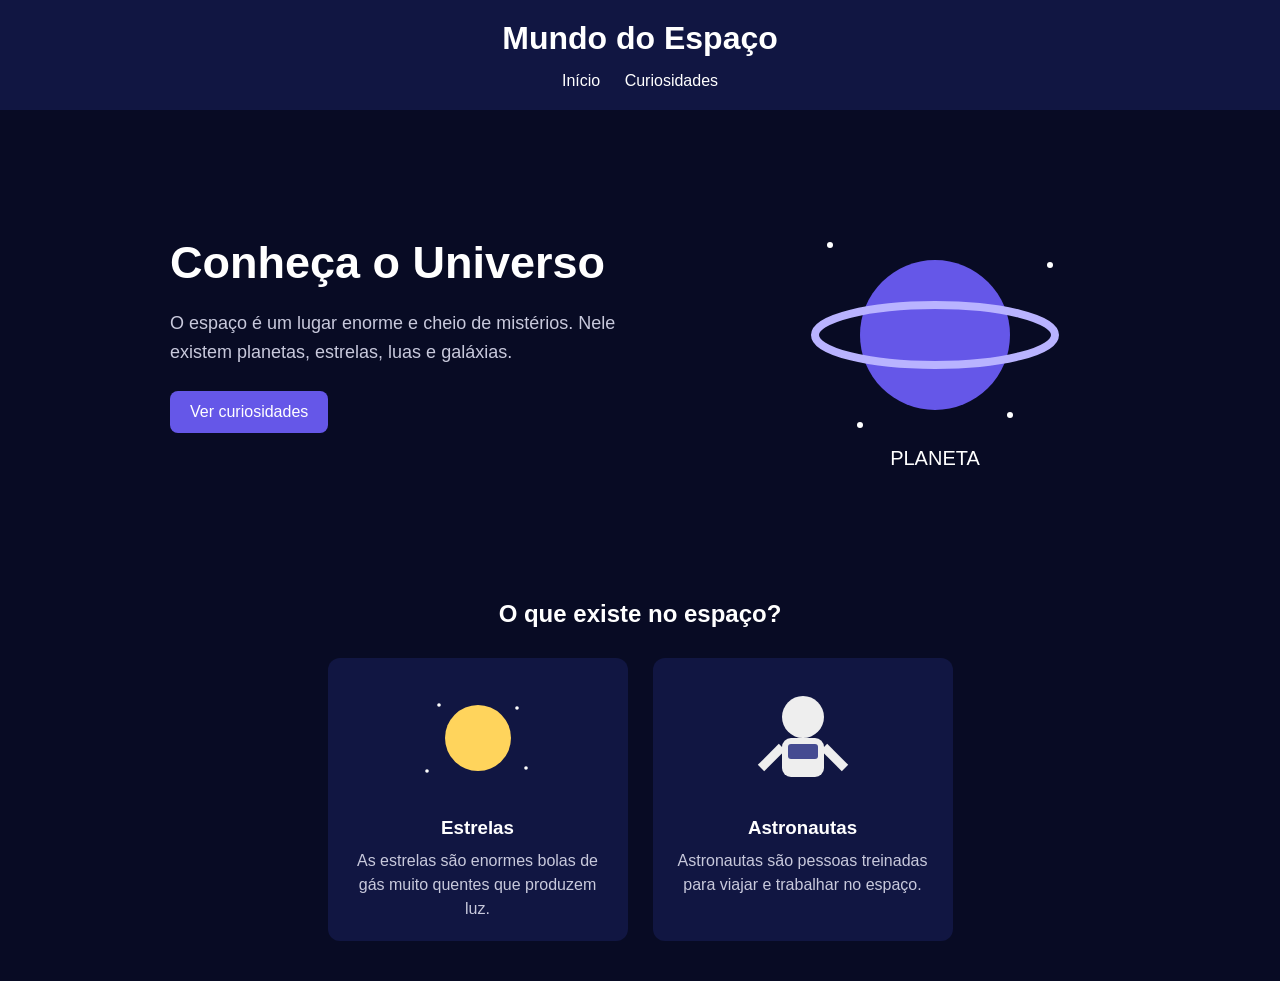
<file: index.html>
<!DOCTYPE html>
<html lang="pt-BR">

<head>
    <meta charset="UTF-8">
    <meta name="viewport" content="width=device-width, initial-scale=1.0">

    <title>O Espaço</title>

    <link rel="stylesheet" href="style.css">
</head>

<body>

    <header>
        <h1> Mundo do Espaço</h1>

        <nav>
            <a href="index.html">Início</a>
            <a href="index2.html">Curiosidades</a>
        </nav>
    </header>

    <main>

        <section class="inicio">

            <div>
                <h2>Conheça o Universo </h2>

                <p>
                    O espaço é um lugar enorme e cheio de mistérios.
                    Nele existem planetas, estrelas, luas e galáxias.
                </p>

                <a class="botao" href="index2.html">
                    Ver curiosidades
                </a>
            </div>

            <img src="download.svg" alt="Planeta no espaço">

        </section>

        <section class="sobre">

            <h2>O que existe no espaço?</h2>

            <div class="cards">

                <div class="card">
                    <img src="download (1).svg" alt="Estrela">
                    <h3>Estrelas </h3>
                    <p>
                        As estrelas são enormes bolas de gás
                        muito quentes que produzem luz.
                    </p>
                </div>

                <div class="card">
                    <img src="download (2).svg" alt="Astronauta">
                    <h3>Astronautas </h3>
                    <p>
                        Astronautas são pessoas treinadas para
                        viajar e trabalhar no espaço.
                    </p>
                </div>

            </div>

        </section>

    </main>


</body>

</html>
</file>
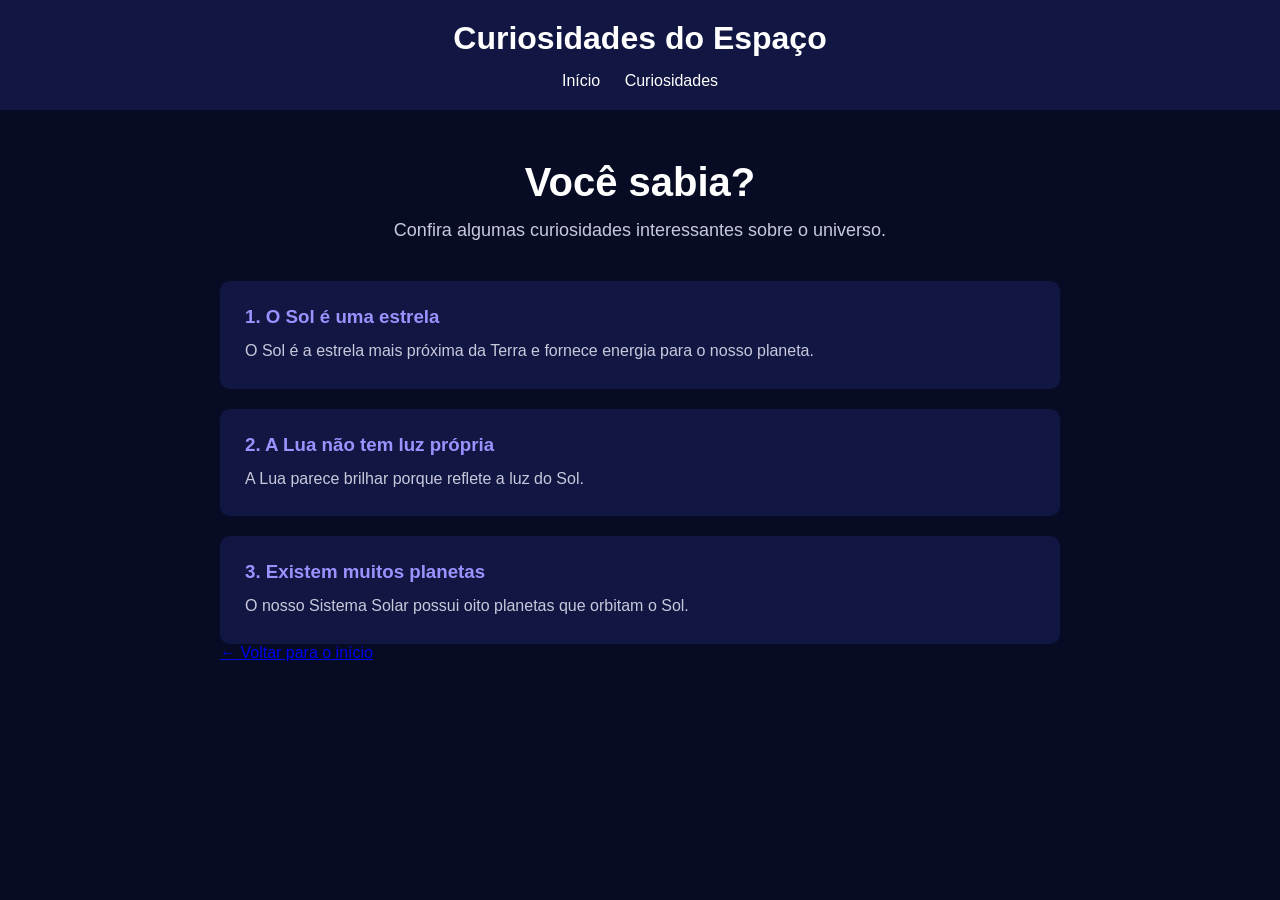
<file: index2.html>
<!DOCTYPE html>
<html lang="pt-BR">

<head>
    <meta charset="UTF-8">
    <meta name="viewport" content="width=device-width, initial-scale=1.0">

    <title>Curiosidades</title>

    <link rel="stylesheet" href="style2.css">
</head>

<body>

    <header>

        <h1>Curiosidades do Espaço</h1>

        <nav>
            <a href="index.html">Início</a>
            <a href="index2.html">Curiosidades</a>
        </nav>

    </header>

    <main>

        <section class="titulo">

            <h2>Você sabia?</h2>

            <p>
                Confira algumas curiosidades interessantes
                sobre o universo.
            </p>

        </section>

        <section class="lista">

            <div class="curiosidade">
                <h3> 1. O Sol é uma estrela</h3>

                <p>
                    O Sol é a estrela mais próxima da Terra
                    e fornece energia para o nosso planeta.
                </p>
            </div>

            <div class="curiosidade">
                <h3> 2. A Lua não tem luz própria</h3>

                <p>
                    A Lua parece brilhar porque reflete
                    a luz do Sol.
                </p>
            </div>

            <div class="curiosidade">
                <h3> 3. Existem muitos planetas</h3>

                <p>
                    O nosso Sistema Solar possui oito planetas
                    que orbitam o Sol.
                </p>
            </div>

        </section>

        <a class="voltar" href="index.html">
            ← Voltar para o início
        </a>

    </main>

</body>

</html>
</file>
<file: style.css>
@import url("style3.css");

* {
    margin: 0;
    padding: 0;
    box-sizing: border-box;
}

body {
    font-family: Arial, sans-serif;
    background-color: #080b24;
    color: white;
}

header {
    background-color: #111642;
    padding: 20px;
    text-align: center;

.destaque {
    padding: 40px;
    border-radius: 20px;
    background: linear-gradient(
        135deg,
        #11184a,
        #3b1764
    );

    box-shadow: 0 15px 40px rgba(0, 0, 0, 0.3);
}

.destaque h2 {
    color: #ffffff;
    font-size: 35px;
}

.destaque p {
    color: #c9c9e5;
    line-height: 1.8;
}

.animacao {
    animation: flutuar 4s ease-in-out infinite;
}

@keyframes flutuar {

    0% {
        transform: translateY(0);
    }

    50% {
        transform: translateY(-12px);
    }

    100% {
        transform: translateY(0);
    }
}

@media (max-width: 600px) {

    .destaque {
        padding: 25px;
    }

    .destaque h2 {
        font-size: 27px;
    }
}
}

header h1 {
    margin-bottom: 15px;
}

nav a {
    color: white;
    text-decoration: none;
    margin: 0 10px;
}

nav a:hover {
    color: #8d7cff;
}

main {
    max-width: 1000px;
    margin: auto;
}

.inicio {
    min-height: 450px;
    padding: 50px 30px;

    display: flex;
    align-items: center;
    justify-content: space-between;
    gap: 40px;
}

.inicio div {
    max-width: 500px;
}

.inicio h2 {
    font-size: 45px;
    margin-bottom: 20px;
}

.inicio p {
    color: #c8c9dc;
    font-size: 18px;
    line-height: 1.6;
    margin-bottom: 25px;
}

.inicio img {
    width: 350px;
}

.botao,
.voltar {
    display: inline-block;
    background-color: #6557e8;
    color: white;
    text-decoration: none;

    padding: 12px 20px;
    border-radius: 8px;
}

.botao:hover,
.voltar:hover {
    background-color: #8378ff;
}

.sobre {
    padding: 40px 30px;
    text-align: center;
}

.sobre h2 {
    margin-bottom: 30px;
}

.cards {
    display: flex;
    gap: 25px;
    justify-content: center;
}

.card {
    background-color: #111642;
    padding: 20px;
    border-radius: 12px;
    width: 300px;
}

.card img {
    width: 150px;
    height: 120px;
}

.card h3 {
    margin: 15px 0 10px;
}

.card p {
    color: #c8c9dc;
    line-height: 1.5;
}

footer {
    background-color: #050717;
    text-align: center;
    padding: 20px;
    margin-top: 40px;
    color: #aaa;
}

@media (max-width: 700px) {

    .inicio {
        flex-direction: column;
        text-align: center;
    }

    .inicio h2 {
        font-size: 35px;
    }

    .inicio img {
        width: 250px;
    }

    .cards {
        flex-direction: column;
        align-items: center;
    }

}
</file>
<file: style2.css>
* {
    margin: 0;
    padding: 0;
    box-sizing: border-box;
}

body {
    font-family: Arial, sans-serif;
    background-color: #080b24;
    color: white;
}

header {
    background-color: #111642;
    padding: 20px;
    text-align: center;
}

header h1 {
    margin-bottom: 15px;
}

nav a {
    color: white;
    text-decoration: none;
    margin: 0 10px;
}

nav a:hover {
    color: #8d7cff;
}

main {
    max-width: 900px;
    margin: auto;
    padding: 50px 30px;
}

.titulo {
    text-align: center;
    margin-bottom: 40px;
}

.titulo h2 {
    font-size: 40px;
    margin-bottom: 15px;
}

.titulo p {
    color: #c8c9dc;
    font-size: 18px;
}

.lista {
    display: flex;
    flex-direction: column;
    gap: 20px;
}

.curiosidade {
    background-color: #111642;
    padding: 25px;
    border-radius: 10px;
}

.curiosidade h3 {
    margin-bottom: 10px;
    color: #9c92ff;
}

.curiosidade p {
    color: #c8c9dc;
    line-height: 1.6;
}

.voltar {
    margin-top: 35px;
}

footer {
    background-color: #050717;
    text-align: center;
    padding: 20px;
    color: #aaa;
}
</file>
